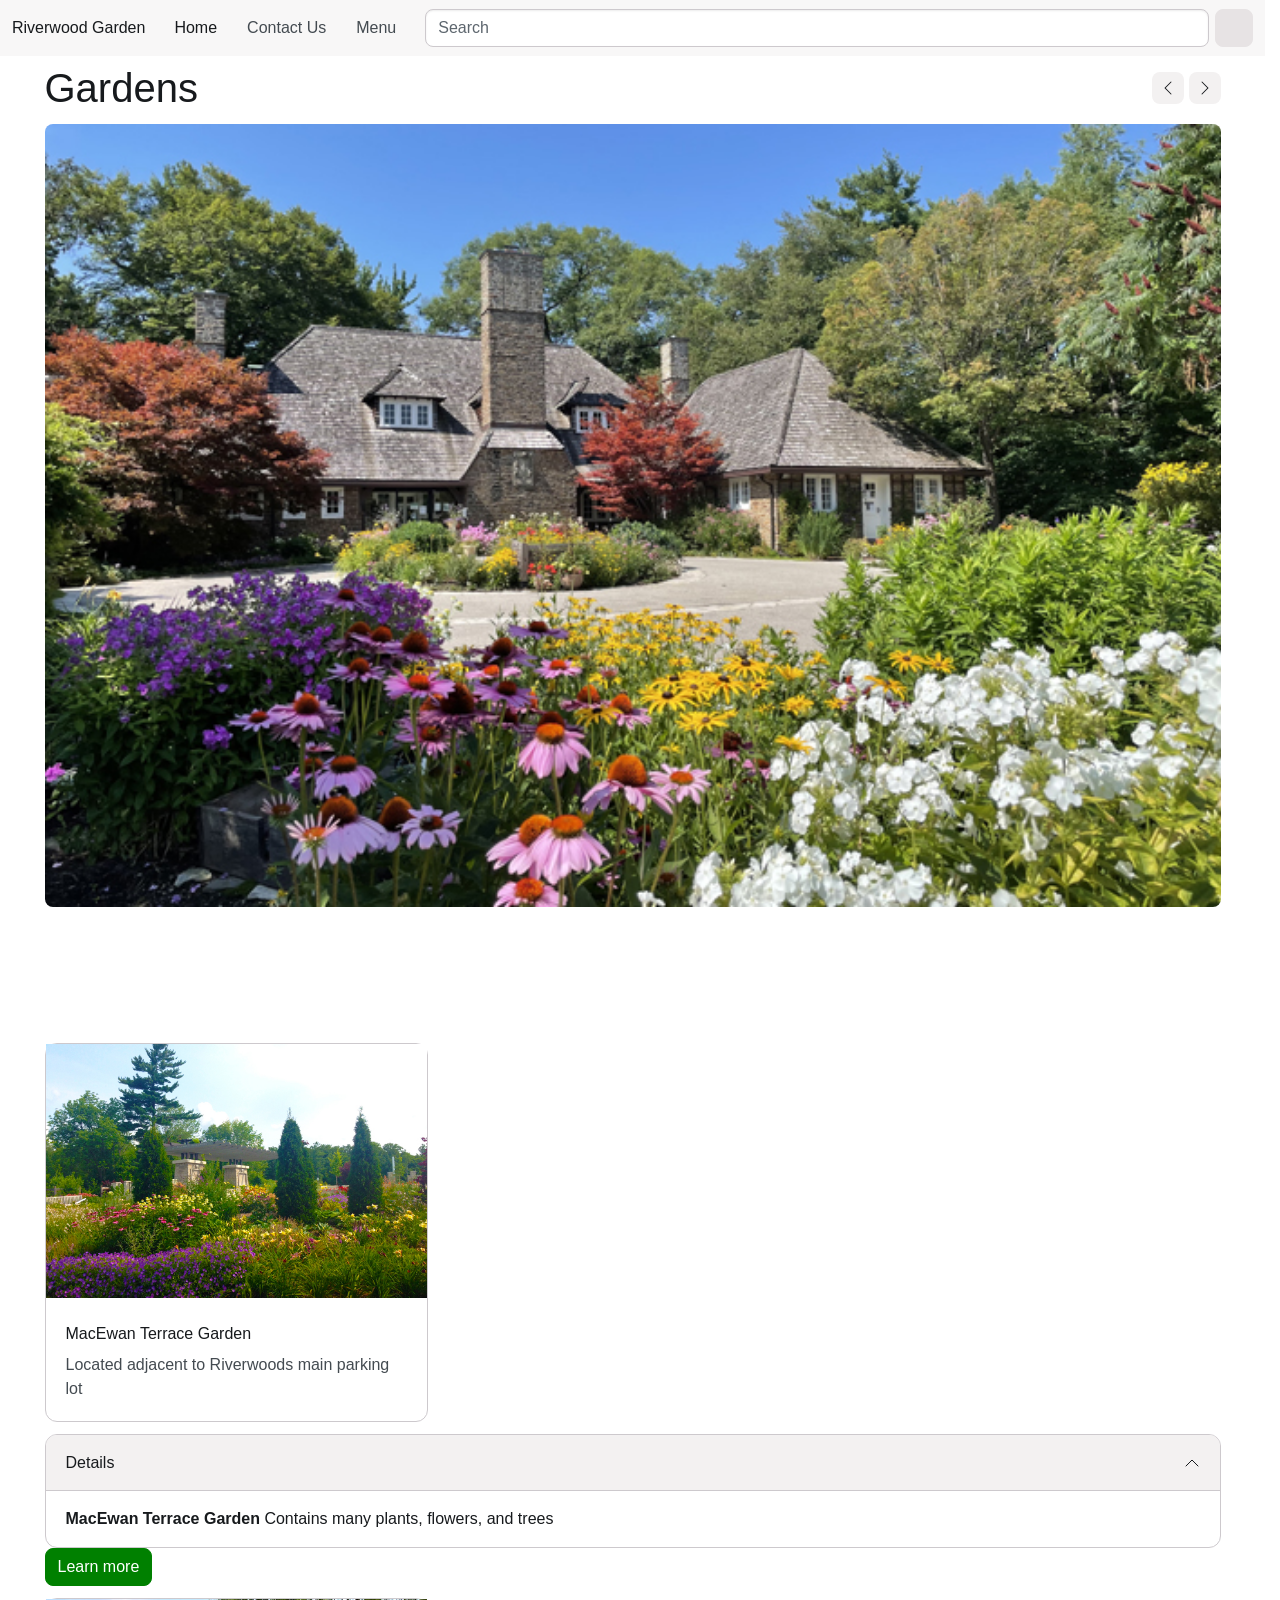
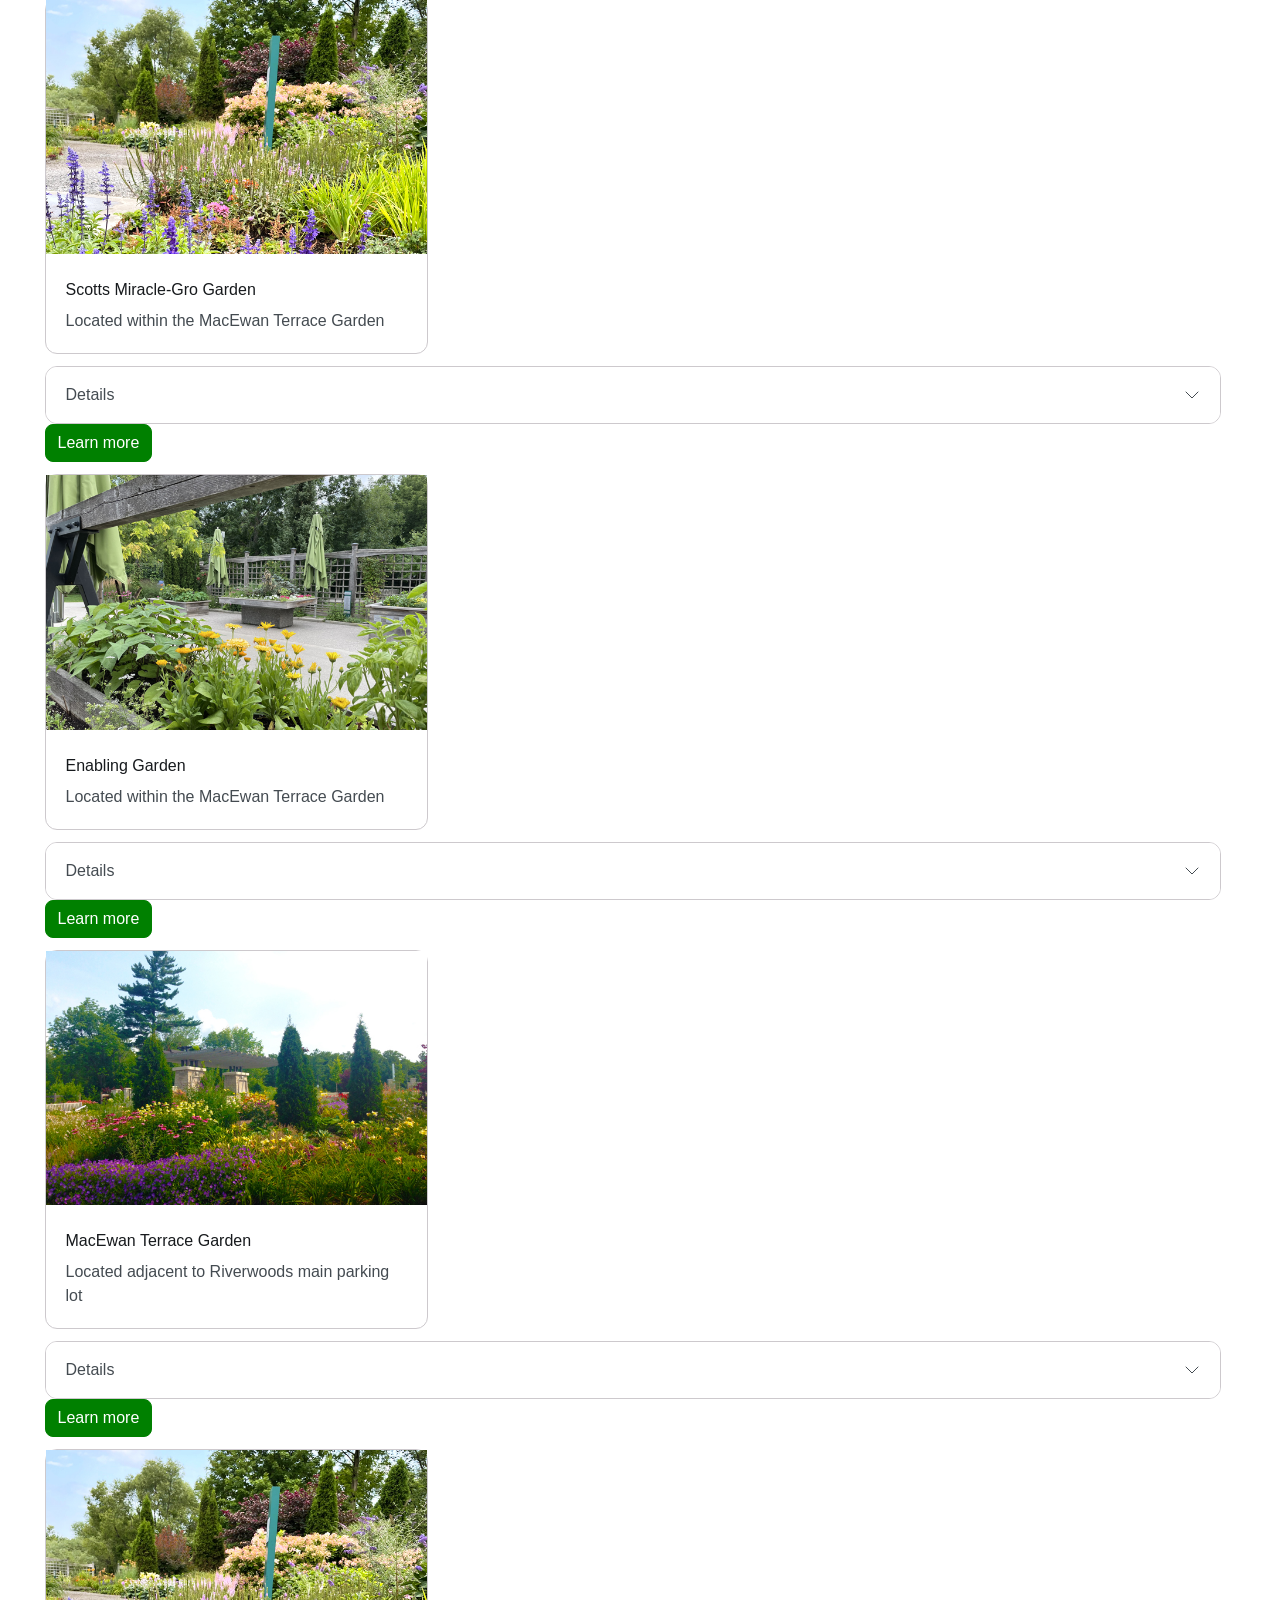
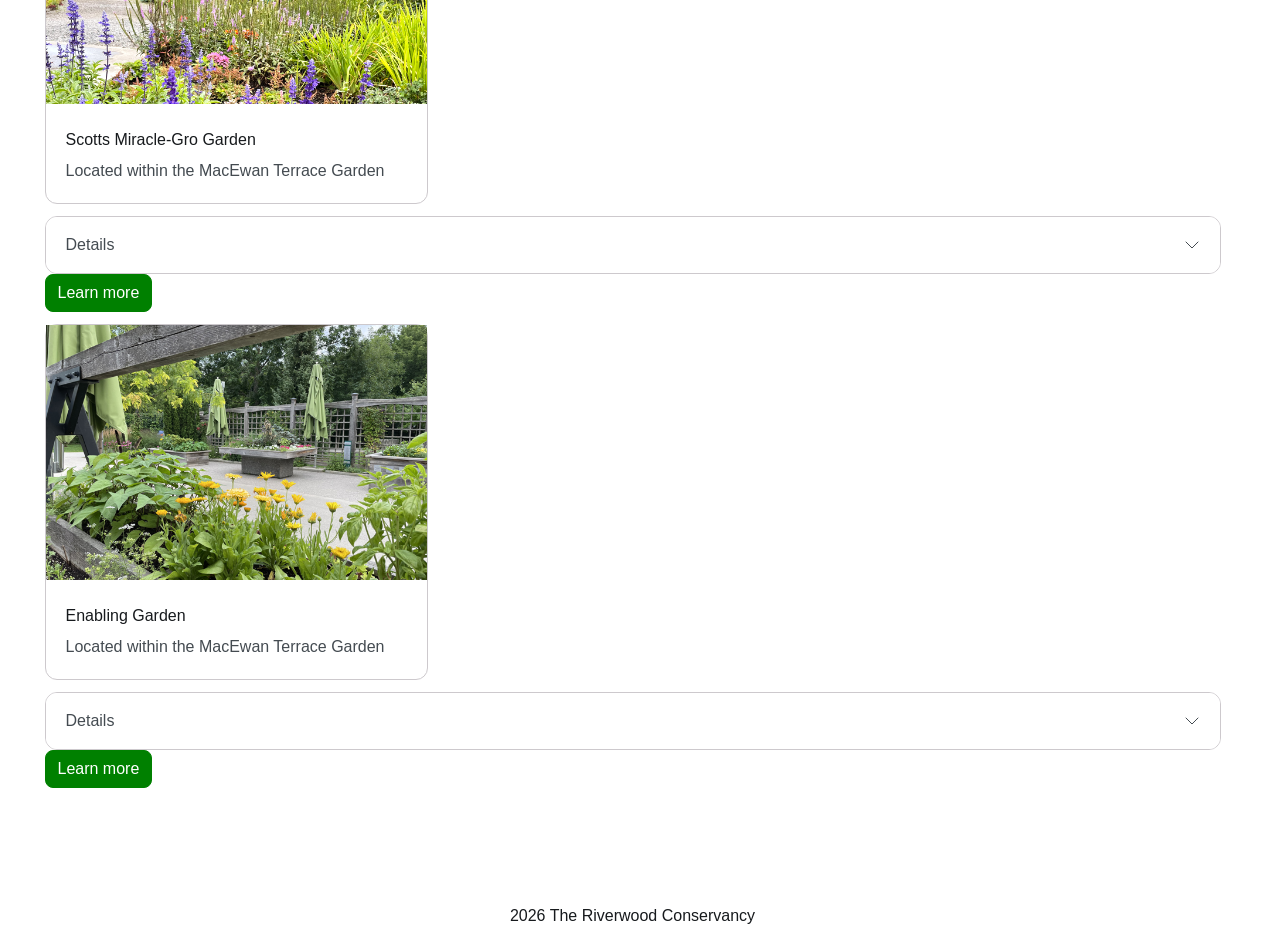
<file: index.html>
<!DOCTYPE html>
<html lang="en">
<head>
    <meta charset="UTF-8">
    <meta name="viewport" content="width=device-width, initial-scale=1.0">
    <title>Riverwood Garden homepage</title>
    <link rel="stylesheet" href="css/bootstrap.min.css">
    <link rel="stylesheet" href="css/style.css">
    <script type="module" src="js/bootstrap.bundle.min.js"></script>
</head>

<body>  
  <nav class="navbar md:navbar-expand bg-1 >768px">
  <div class="container-fluid">
    <a class="navbar-brand" href="index.html">Riverwood Garden</a>
    <button class="btn-icon navbar-toggler" type="button" data-bs-toggle="drawer" data-bs-target="#navbarDrawer" aria-controls="navbarDrawer" aria-expanded="false" aria-label="Toggle navigation">
      <span class="navbar-toggler-icon" aria-hidden="true"></span>
    </button>
    <dialog class="drawer drawer-end" tabindex="-1" id="navbarDrawer" aria-labelledby="navbarDrawerLabel">
      <div class="drawer-header">
        <h5 class="drawer-title" id="navbarDrawerLabel">Menu</h5>
        <button type="button" class="btn-close" data-bs-dismiss="drawer" aria-label="Close"></button>
      </div>
      <div class="drawer-body mb-2 md:mb-0">
        <ul class="nav navbar-nav me-auto">
          <li class="nav-item">
            <a class="nav-link active" aria-current="page" href="index.html">Home</a>
          </li>
          <li class="nav-item">
            <a class="nav-link" href="contact.html">Contact Us
            </a>
          </li>
          <li class="nav-item">
            <button class="nav-link" type="button" data-bs-toggle="menu" aria-expanded="false">
              Menu
            </button>
            <div class="menu">
              <a class="menu-item" href="#">Tab 1</a>
              <a class="menu-item" href="#">Tab 2</a>
              <hr class="menu-divider">
              <a class="menu-item" href="#">Tab 3</a>
            </div>
          </li>
        </ul>
        <form class="hstack gap-2" role="search">
          <input class="form-control" type="search" placeholder="Search" aria-label="Search"/>
          <button class="btn-solid btn-icon theme-secondary" type="submit">
            <svg class="bi" width="16" height="16"><use href="#search" /></svg>
          </button>
        </form>
      </div>
    </dialog>
  </div>
</nav>

<main>
<div class="container mt-3">
<div id="heroCarousel" class="carousel slide">
  <div class="d-flex justify-content-between align-items-center">
    <h1 class="mb-0">Gardens</h1>
    <div>
      <button class="btn-icon btn-sm" type="button" data-bs-target="#heroCarousel" data-bs-slide="prev">
        <span class="carousel-icon-prev" aria-hidden="true"></span>
        <span class="visually-hidden">Previous</span>
      </button>
      <button class="btn-icon btn-sm" type="button" data-bs-target="#heroCarousel" data-bs-slide="next">
        <span class="carousel-icon-next" aria-hidden="true"></span>
        <span class="visually-hidden">Next</span>
      </button>
    </div>
  </div>
  <div class="carousel-inner rounded-5">
    <div class="carousel-item active">
      <img src="images/Chappell House Garden.jpg" class="d-block w-100" alt="Chappell house surrounded by flowers and plants">
    </div>
    <div class="carousel-item">
      <img src="images/Rhododendron Garden.jpg" class="d-block w-100" alt="Vibrant purple flowers (rhododendron plants)">
    </div>
    <div class="carousel-item">
      <img src="images/Vegtable Garden.jpg" class="d-block w-100" alt="A vegtable garden with growing plants">
    </div>
  </div>
</div>
</div>

<br> <br> <br> <br> <br>

<div class="container py-5">
  <div class="row g-4"> 

    <!-- CARD 1 -->
  <section class="col-12 md:col-6 lg:col-4">
    <div class="card h-100">
    <img src="images/MacEwan Terrace Garden.jpg" class="w-100" alt="Garden filled with flowers, plants, and trees with pillars in the middle">
    <div class="card-body">
    <h5 class="mt-2 mb-0">MacEwan Terrace Garden</h5>
    <p class="card-text fg-2">Located adjacent to Riverwoods main parking lot</p>
    </div>
    </div>
  </section>

  <div class="accordion">
  <details class="accordion-item" name="accordionExample" open>
    <summary class="accordion-header">
      Details
      <svg class="accordion-icon" xmlns="http://www.w3.org/2000/svg" viewBox="0 0 16 16" fill="none" stroke="currentColor" stroke-linecap="round" stroke-linejoin="round"><path d="m2 5 6 6 6-6"/></svg>
    </summary>
    <div class="accordion-body">
      <strong>MacEwan Terrace Garden</strong> Contains many plants, flowers, and trees
    </div>
  </details>

  <button type="button" class="btn-solid theme-primary" data-bs-toggle="dialog" data-bs-target="#Dialog1">
  Learn more 
</button>
<dialog class="dialog" id="Dialog1">
  <div class="dialog-header">
    <h1 class="dialog-title">Plants/Flowers</h1>
    <button type="button" class="btn-close" data-bs-dismiss="dialog" aria-label="Close"></button>
  </div>
  <div class="dialog-body">
    <p>Sunflowers, Daisies, roses, tulips</p>
  </div>
  <div class="dialog-footer">
  </div>
</dialog>
  </div>

  <!-- CARD 2 -->
  <section class="col-12 md:col-6 lg:col-4">
    <div class="card h-100">
    <img src="images/Scotts Miracle-Gro Garden.jpg" class="w-100" alt="Garden filled with flowers, plants, and trees with a bridge in the left">
    <div class="card-body">
    <h5 class="mt-2 mb-0">Scotts Miracle-Gro Garden</h5>
    <p class="card-text fg-2">Located within the MacEwan Terrace Garden</p>
    </div>
    </div>
  </section>

    <div class="accordion">
  <details class="accordion-item" name="accordionExample" open>
    <summary class="accordion-header">
      Details
      <svg class="accordion-icon" xmlns="http://www.w3.org/2000/svg" viewBox="0 0 16 16" fill="none" stroke="currentColor" stroke-linecap="round" stroke-linejoin="round"><path d="m2 5 6 6 6-6"/></svg>
    </summary>
    <div class="accordion-body">
      <strong>Scotts Miracle-Gro Garden</strong> Contains a pathway with a bridge 
    </div>
  </details>

  <button type="button" class="btn-solid theme-primary" data-bs-toggle="dialog" data-bs-target="#Dialog2">
  Learn more 
</button>
<dialog class="dialog" id="Dialog2">
  <div class="dialog-header">
    <h1 class="dialog-title">Plants/Flowers</h1>
    <button type="button" class="btn-close" data-bs-dismiss="dialog" aria-label="Close"></button>
  </div>
  <div class="dialog-body">
    <p>Cornflowers, weeds, pinetrees</p>
  </div>
  <div class="dialog-footer">
  </div>
</dialog>
  </div>

  <!-- CARD 3 -->
  <section class="col-12 md:col-6 lg:col-4">
    <div class="card h-100">
    <img src="images/Enabling Garden.jpg" class="w-100" alt="Bridge filled with plants and flowers in wooden placeholders, green umbrellas unopened">
    <div class="card-body">
      <h5 class="mt-2 mb-0">Enabling Garden</h5>
      <p class="card-text fg-2">Located within the MacEwan Terrace Garden</p>
    </div>
    </div>
  </section>

    <div class="accordion">
  <details class="accordion-item" name="accordionExample" open>
    <summary class="accordion-header">
      Details
      <svg class="accordion-icon" xmlns="http://www.w3.org/2000/svg" viewBox="0 0 16 16" fill="none" stroke="currentColor" stroke-linecap="round" stroke-linejoin="round"><path d="m2 5 6 6 6-6"/></svg>
    </summary>
    <div class="accordion-body">
      <strong>Enabling Garden</strong> Contains a pathway bridge with a neat organization of plants and flowers
    </div>
  </details>

  <button type="button" class="btn-solid theme-primary" data-bs-toggle="dialog" data-bs-target="#Dialog3">
  Learn more 
</button>
<dialog class="dialog" id="Dialog3">
  <div class="dialog-header">
    <h1 class="dialog-title">Plants/Flowers</h1>
    <button type="button" class="btn-close" data-bs-dismiss="dialog" aria-label="Close"></button>
  </div>
  <div class="dialog-body">
    <p>Hydrangeas, lavenders, bushes</p>
  </div>
  <div class="dialog-footer">
  </div>
</dialog>
  </div>

  <!-- CARD 4 -->
  <section class="col-12 md:col-6 lg:col-4">
    <div class="card h-100">
    <img src="images/MacEwan Terrace Garden.jpg" class="w-100" alt="Garden filled with flowers, plants, and trees with pillars in the middle">
    <div class="card-body">
      <h5 class="mt-2 mb-0">MacEwan Terrace Garden</h5>
      <p class="card-text fg-2">Located adjacent to Riverwoods main parking lot</p>
    </div>
    </div>
  </section>

    <div class="accordion">
  <details class="accordion-item" name="accordionExample" open>
    <summary class="accordion-header">
      Details
      <svg class="accordion-icon" xmlns="http://www.w3.org/2000/svg" viewBox="0 0 16 16" fill="none" stroke="currentColor" stroke-linecap="round" stroke-linejoin="round"><path d="m2 5 6 6 6-6"/></svg>
    </summary>
    <div class="accordion-body">
      <strong>MacEwan Terrace Garden</strong> Contains many plants, flowers, and trees
    </div>
  </details>

  <button type="button" class="btn-solid theme-primary" data-bs-toggle="dialog" data-bs-target="#Dialog4">
  Learn more 
</button>
<dialog class="dialog" id="Dialog4">
  <div class="dialog-header">
    <h1 class="dialog-title">Plants/Flowers</h1>
    <button type="button" class="btn-close" data-bs-dismiss="dialog" aria-label="Close"></button>
  </div>
  <div class="dialog-body">
    <p>Sunflowers, Daisies, roses, tulips</p>
  </div>
  <div class="dialog-footer">
  </div>
</dialog>
  </div>

  <!-- CARD 5 -->
  <section class="col-12 md:col-6 lg:col-4">
    <div class="card h-100">
    <img src="images/Scotts Miracle-Gro Garden.jpg" class="w-100" alt="Garden filled with flowers, plants, and trees with a bridge in the left">
    <div class="card-body">
      <h5 class="mt-2 mb-0">Scotts Miracle-Gro Garden</h5>
      <p class="card-text fg-2">Located within the MacEwan Terrace Garden</p>
    </div>
    </div>
  </section>

     <div class="accordion">
  <details class="accordion-item" name="accordionExample" open>
    <summary class="accordion-header">
      Details
      <svg class="accordion-icon" xmlns="http://www.w3.org/2000/svg" viewBox="0 0 16 16" fill="none" stroke="currentColor" stroke-linecap="round" stroke-linejoin="round"><path d="m2 5 6 6 6-6"/></svg>
    </summary>
    <div class="accordion-body">
      <strong>Scotts Miracle-Gro Garden</strong> Contains a pathway with a bridge 
    </div>
  </details>

  <button type="button" class="btn-solid theme-primary" data-bs-toggle="dialog" data-bs-target="#Dialog5">
  Learn more 
</button>
<dialog class="dialog" id="Dialog5">
  <div class="dialog-header">
    <h1 class="dialog-title">Plants/Flowers</h1>
    <button type="button" class="btn-close" data-bs-dismiss="dialog" aria-label="Close"></button>
  </div>
  <div class="dialog-body">
    <p>Cornflowers, weeds, pinetrees</p>
  </div>
  <div class="dialog-footer">
  </div>
</dialog>
  </div>

  <!-- CARD 6 -->
  <section class="col-12 md:col-6 lg:col-4">
    <div class="card h-100">
    <img src="images/Enabling Garden.jpg" class="w-100" alt="Bridge filled with plants and flowers in wooden placeholders, green umbrellas unopened">
    <div class="card-body">
      <h5 class="mt-2 mb-0">Enabling Garden</h5>
      <p class="card-text fg-2">Located within the MacEwan Terrace Garden</p>
    </div>
    </div>
  </section>

    <div class="accordion">
  <details class="accordion-item" name="accordionExample" open>
    <summary class="accordion-header">
      Details
      <svg class="accordion-icon" xmlns="http://www.w3.org/2000/svg" viewBox="0 0 16 16" fill="none" stroke="currentColor" stroke-linecap="round" stroke-linejoin="round"><path d="m2 5 6 6 6-6"/></svg>
    </summary>
    <div class="accordion-body">
      <strong>Enabling Garden</strong> Contains a pathway bridge with a neat organization of plants and flowers
    </div>
  </details>

  <button type="button" class="btn-solid theme-primary" data-bs-toggle="dialog" data-bs-target="#Dialog6">
  Learn more 
</button>
<dialog class="dialog" id="Dialog6">
  <div class="dialog-header">
    <h1 class="dialog-title">Plants/Flowers</h1>
    <button type="button" class="btn-close" data-bs-dismiss="dialog" aria-label="Close"></button>
  </div>
  <div class="dialog-body">
    <p>Hydrangeas, lavenders, bushes</p>
  </div>
  <div class="dialog-footer">
  </div>
</dialog>
  </div>
</div>

</div>
</div>

</main>

<footer class="foot"> 2026 The Riverwood Conservancy </footer>

</body>
</html>
</file>
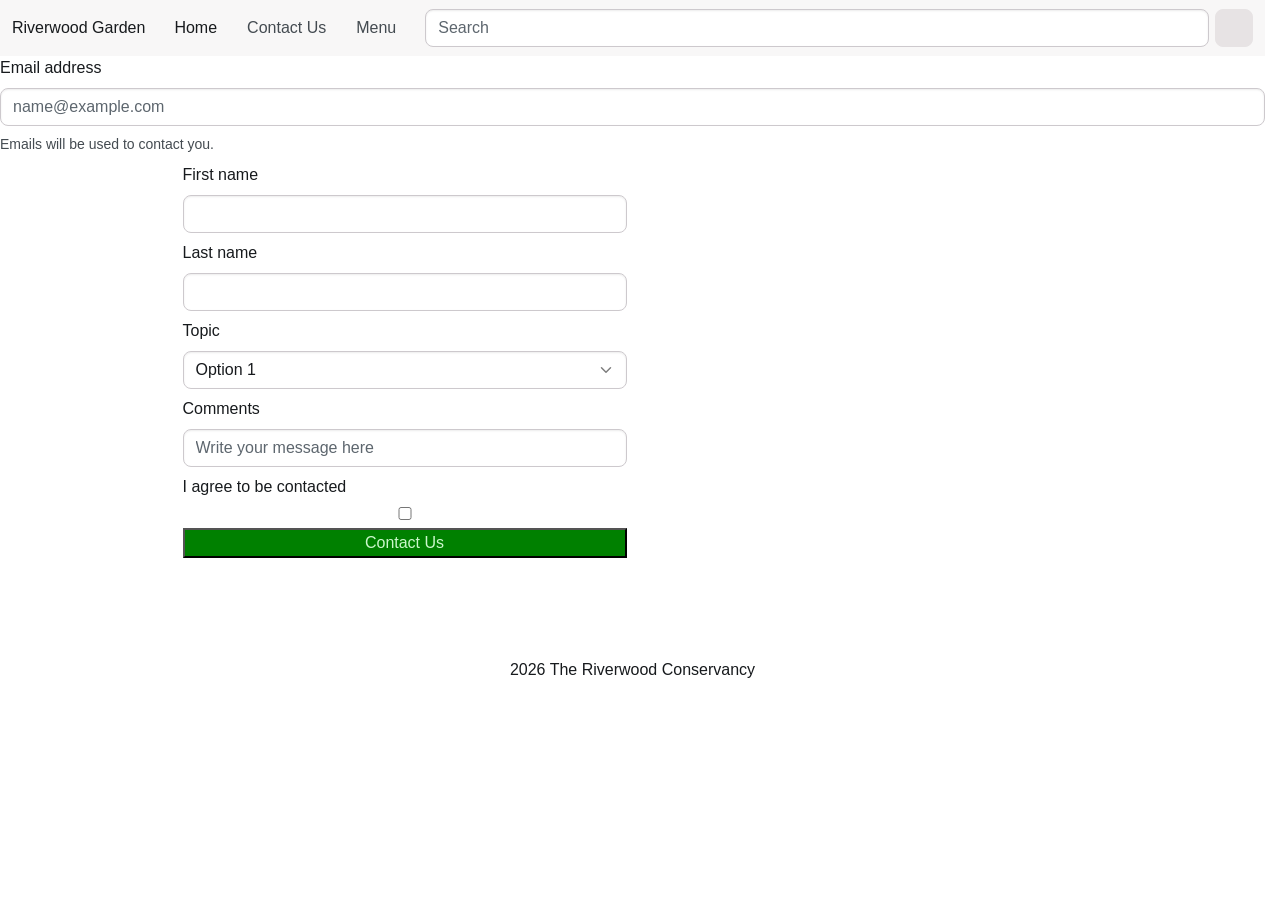
<file: contact.html>
<!DOCTYPE html>
<html lang="en">
<head>
    <meta charset="UTF-8">
    <meta name="viewport" content="width=device-width, initial-scale=1.0">
    <title>Riverwood Garden contact page</title>
    <link rel="stylesheet" href="css/bootstrap.min.css">
    <link rel="stylesheet" href="css/style.css">
    <script type="module" src="js/bootstrap.bundle.min.js"></script>
</head>
<body>
    <nav class="navbar md:navbar-expand bg-1 >768px">
  <div class="container-fluid">
    <a class="navbar-brand" href="index.html">Riverwood Garden</a>
    <button class="btn-icon navbar-toggler" type="button" data-bs-toggle="drawer" data-bs-target="#navbarDrawer" aria-controls="navbarDrawer" aria-expanded="false" aria-label="Toggle navigation">
      <span class="navbar-toggler-icon" aria-hidden="true"></span>
    </button>
    <dialog class="drawer drawer-end" tabindex="-1" id="navbarDrawer" aria-labelledby="navbarDrawerLabel">
      <div class="drawer-header">
        <h5 class="drawer-title" id="navbarDrawerLabel">Menu</h5>
        <button type="button" class="btn-close" data-bs-dismiss="drawer" aria-label="Close"></button>
      </div>
      <div class="drawer-body mb-2 md:mb-0">
        <ul class="nav navbar-nav me-auto">
          <li class="nav-item">
            <a class="nav-link active" aria-current="page" href="index.html">Home</a>
          </li>
          <li class="nav-item">
            <a class="nav-link" href="contact.html">Contact Us</a>
          </li>
          <li class="nav-item">
            <button class="nav-link" type="button" data-bs-toggle="menu" aria-expanded="false">
              Menu
            </button>
            <div class="menu">
              <a class="menu-item" href="#">Tab 1</a>
              <a class="menu-item" href="#">Tab 2</a>
              <hr class="menu-divider">
              <a class="menu-item" href="#">Tab 3</a>
            </div>
          </li>
        </ul>
        <form class="hstack gap-2" role="search">
          <input class="form-control" type="search" placeholder="Search" aria-label="Search"/>
          <button class="btn-solid btn-icon theme-secondary" type="submit">
            <svg class="bi" width="16" height="16"><use href="#search" /></svg>
          </button>
        </form>
      </div>
    </dialog>
  </div>
</nav>

<main>
<div class="form-field" md:col-6>
  <label for="fieldText" class="form-label">Email address</label>
  <input type="email" class="form-control" id="fieldText" placeholder="name@example.com">
  <div class="form-text">
    Emails will be used to contact you.
  </div>
</div>
<div class="container mt-3">
    <form style="max-width: 900px" class="mx-auto">
<div class="row g-4">
<div class="md:col-6">
<div class="form-field">
  <label for="firstName" class="form-label" md:col-6>First name</label>
<input type="text" class="form-control" id="firstName">
<label for="firstName" class="form-label" md:col-6>Last name</label>
<input type="text" class="form-control" id="lastName">

<label for="firstName" class="form-label" md:col-6>Topic</label>
<select class="form-control" id="topic">
  <option value="topic1">Option 1</option>
  <option value="topic2">Option 2</option>
  <option value="topic3">Option 3</option>
</select>

<label for="firstName" class="form-label" md:col-6>Comments</label>
<input type="text" class="form-control" id="message" placeholder="Write your message here">


<label for="firstName" class="form-label" Checkbox>I agree to be contacted</label>
<input type="checkbox" class="form-check-input" id="Check">

<button class="Contactbtn" btn-solid theme-primary> Contact Us </button>
</form>
</main>

<footer class="foot"> 2026 The Riverwood Conservancy </footer>  
    
</body>
</html>
</file>
<file: css/style.css>
.Contactbtn {
    color:rgb(203, 247, 203);
    background-color:green;
}


:root {
--bs-primary-bg: green;
--bs-primary-fg: #0f7619;
--bs-primary-fg-emphasis: #0ea50e;
--bs-primary-border: #043c04;
--bs-primary-focus-ring: #0f7633;
--bs-primary-contrast: #ffffff;
}

.foot {
    text-align: center;
    margin-top: 100px;
}
</file>
